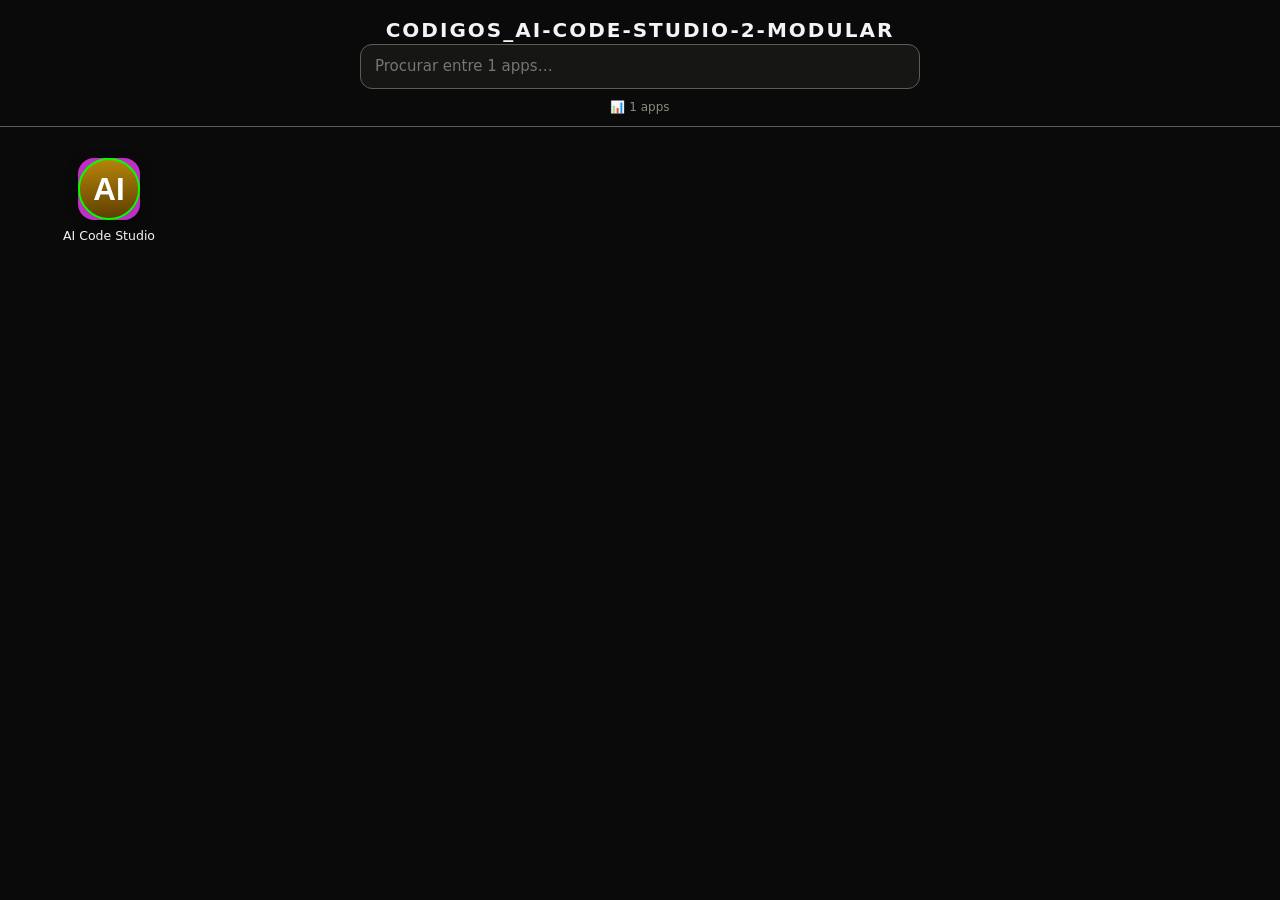
<file: index.html>
<!doctype html>
<!-- SK-HUB -->
<html lang="pt-BR">
<head>
  <meta charset="utf-8">
  <meta name="viewport" content="width=device-width, initial-scale=1, viewport-fit=cover">
  <title>codigos_ai-code-studio-2-modular</title>
  <style>
    :root{--bg:#0a0a0a;--card:#161614;--line:#5d5e53;--tx:#f3f4f6;--mut:#8a8a80;--acc:#a3a082}
    *{box-sizing:border-box}body{margin:0;background:var(--bg);color:var(--tx);font:15px/1.4 system-ui,-apple-system,"Segoe UI",Roboto,sans-serif;padding:env(safe-area-inset-top) 0 24px}
    header{position:sticky;top:0;background:var(--bg);padding:16px 16px 10px;z-index:2;border-bottom:1px solid var(--line);text-align:center}
    .logo{width:72px;height:72px;border-radius:50%;margin:0 auto 10px;display:grid;place-items:center;background:var(--acc);color:var(--bg);font:bold 34px Georgia,serif;box-shadow:0 0 30px color-mix(in srgb,var(--acc) 35%,transparent);border:2px solid #fff}
    h1{margin:0;font-size:20px;letter-spacing:2px;text-transform:uppercase}.sub{color:var(--acc);font-size:12px;letter-spacing:2px;margin:4px 0 10px}
    input{width:100%;max-width:560px;padding:11px 14px;border-radius:12px;border:1px solid var(--line);background:var(--card);color:var(--tx);font:inherit}
    .grid{display:grid;grid-template-columns:repeat(auto-fill,minmax(96px,1fr));gap:12px;padding:16px;max-width:1200px;margin:0 auto}
    a.app{display:flex;flex-direction:column;align-items:center;gap:8px;text-decoration:none;color:var(--tx);padding:14px 6px;border-radius:14px;border:1px solid transparent;transition:.15s}
    a.app:hover,a.app:focus{background:var(--card);border-color:var(--line);outline:none;transform:translateY(-2px)}
    .ic{width:62px;height:62px;border-radius:16px;display:grid;place-items:center;font-weight:800;font-size:23px;color:#fff;overflow:hidden;box-shadow:0 4px 14px rgba(0,0,0,.3)}
    .ic.em{background:var(--card)!important;border:1px solid var(--line);font-size:32px}
    .ic img{width:100%;height:100%;object-fit:cover}
    .nm{font-size:12.5px;text-align:center;line-height:1.25;word-break:break-word;display:-webkit-box;-webkit-line-clamp:2;-webkit-box-orient:vertical;overflow:hidden}
    .ds{font-size:10.5px;color:var(--mut);text-align:center}
    .vazio{color:var(--mut);padding:30px 16px;text-align:center;grid-column:1/-1}
    .info{text-align:center;color:var(--mut);font-size:12px;margin-top:10px}
    .links{display:flex;gap:10px;justify-content:center;flex-wrap:wrap;padding:0 16px}
    .links a{color:var(--tx);text-decoration:none;font-size:13px;padding:9px 16px;border:1px solid var(--line);border-radius:30px}
    .links a:hover{background:var(--acc);color:var(--bg)}
    #inst{position:fixed;right:16px;bottom:16px;padding:13px 20px;border:0;border-radius:40px;background:var(--acc);color:var(--bg);font-weight:bold;font-size:15px;box-shadow:0 6px 20px rgba(0,0,0,.4);display:none;cursor:pointer}
  </style>
  <!-- PWA:inicio (gerado pelo Mini SK — pode refazer no painel 📱 PWA) -->
  <link rel="manifest" href="manifest.json">
  <meta name="theme-color" content="#5d5e53">
  <meta name="mobile-web-app-capable" content="yes">
  <meta name="apple-mobile-web-app-capable" content="yes">
  <meta name="apple-mobile-web-app-status-bar-style" content="black-translucent">
  <meta name="apple-mobile-web-app-title" content="codigos_ai-c">
  <link rel="icon" href="favicon.ico" sizes="any">
  <link rel="icon" href="icons/icon.svg" type="image/svg+xml">
  <link rel="apple-touch-icon" href="icons/apple-touch-icon.png">
  <script>
    if ('serviceWorker' in navigator && location.protocol.indexOf('http') === 0) {
      addEventListener('load', function () { navigator.serviceWorker.register('service-worker.js').catch(function (e) { console.warn('Service worker:', e); }); });
    }
  </script>
  <!-- PWA:fim -->
</head>
<body>
  <header><h1>codigos_ai-code-studio-2-modular</h1><input id="q" type="search" placeholder="Procurar entre 1 apps…" autocomplete="off"><div class="info" id="info"></div></header>
  <main class="grid" id="g"></main>
  <button id="inst">📥 Instalar app</button>
  <script>
    // Lista gravada pelo Mini SK — está DENTRO deste arquivo, não no navegador.
    // Funciona igual em qualquer celular e depois de instalar.
    var APPS = [
 {
  "n": "AI Code Studio",
  "d": "",
  "u": "ai-code-studio-2-modular/index.html",
  "i": "ai-code-studio-2-modular/icons/icon.svg",
  "e": "",
  "c": "hsl(297 62% 48%)",
  "l": "AC"
 }
];
    var g = document.getElementById('g'), q = document.getElementById('q');
    function rec(){ try { return JSON.parse(localStorage.getItem('hub-recentes') || '[]'); } catch (e) { return []; } }
    function esc(s){ return String(s).replace(/[&<>"]/g, function(c){ return {'&':'&amp;','<':'&lt;','>':'&gt;','"':'&quot;'}[c]; }); }
    function card(a){ var ic = a.e ? '<span class="ic em">' + esc(a.e) + '</span>' : '<span class="ic" style="background:' + a.c + '">' + (a.i ? '<img src="' + esc(a.i) + '" alt="" loading="lazy" onerror="this.parentNode.textContent=\'' + esc(a.l) + '\'">' : esc(a.l)) + '</span>';
      return '<a class="app" href="' + esc(a.u) + '" data-u="' + esc(a.u) + '">' + ic + '<span class="nm">' + esc(a.n) + '</span>' + (a.d ? '<span class="ds">' + esc(a.d) + '</span>' : '') + '</a>'; }
    function show(){ var t = q.value.trim().toLowerCase(); var r = rec(); var list = APPS.filter(function(a){ return !t || (a.n + ' ' + a.d + ' ' + a.u).toLowerCase().indexOf(t) >= 0; });
      if (!t) list.sort(function(a,b){ var x = r.indexOf(a.u), y = r.indexOf(b.u); return (x < 0 ? 999 : x) - (y < 0 ? 999 : y); });
      g.innerHTML = list.map(card).join('') || '<p class="vazio">Nada encontrado.</p>';
      document.getElementById('info').textContent = '📊 ' + APPS.length + ' apps' + (!t && r.length ? ' · os usados por último aparecem primeiro' : ''); }
    g.addEventListener('click', function(e){ var a = e.target.closest('a.app'); if (!a) return; var r = rec().filter(function(u){ return u !== a.dataset.u; }); r.unshift(a.dataset.u); try { localStorage.setItem('hub-recentes', JSON.stringify(r.slice(0, 30))); } catch (e) {} });
    q.addEventListener('input', show); show();
    var ev; addEventListener('beforeinstallprompt', function(e){ e.preventDefault(); ev = e; document.getElementById('inst').style.display = 'block'; });
    document.getElementById('inst').onclick = function(){ if (ev) { ev.prompt(); ev = null; this.style.display = 'none'; } };
  </script>
</body>
</html>
</file>
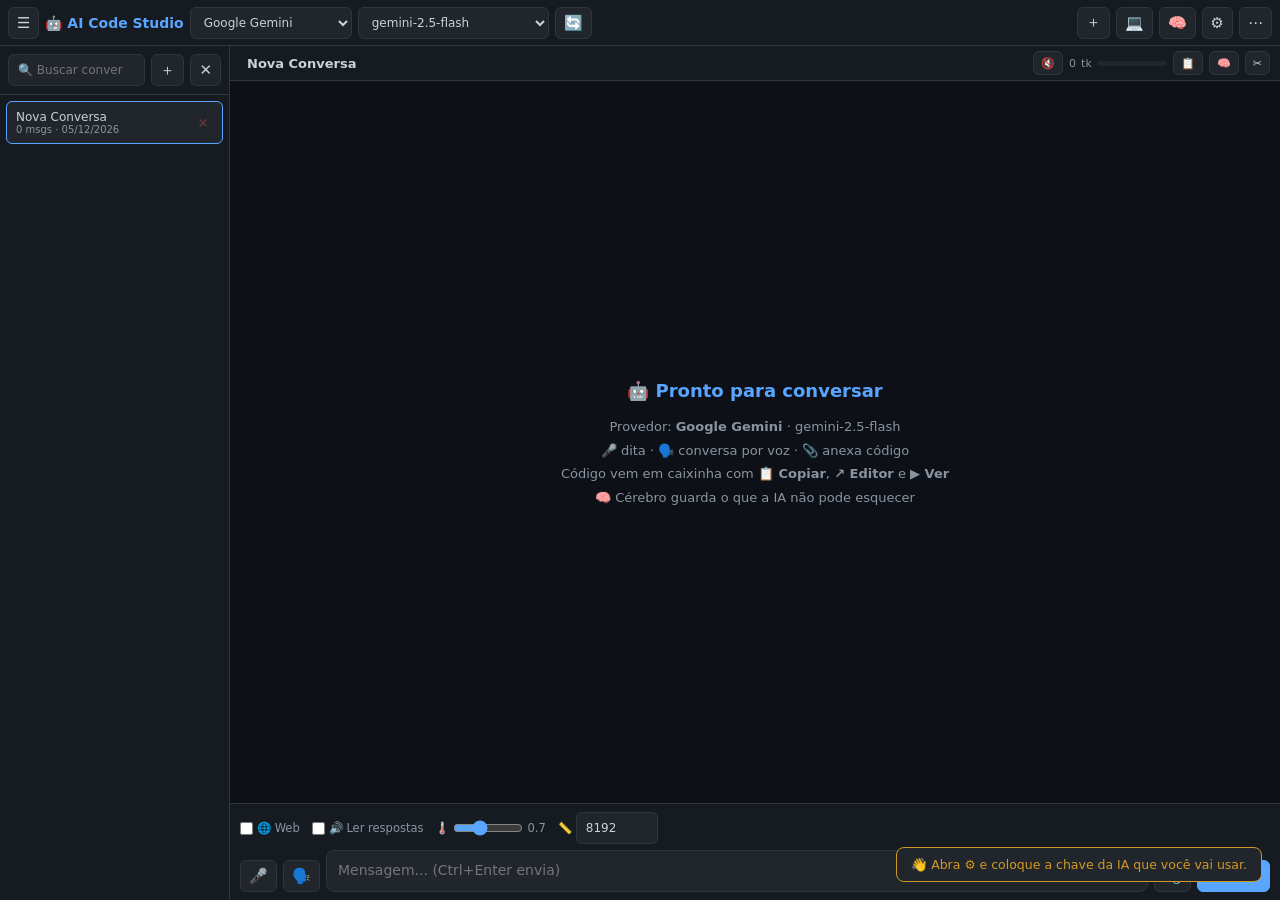
<file: ai-code-studio-2-modular/index.html>
<!DOCTYPE html>
<html lang="pt-BR">
<head>
<meta charset="UTF-8">
<meta name="viewport" content="width=device-width, initial-scale=1.0, viewport-fit=cover">
<title>AI Code Studio</title>
<link rel="stylesheet" href="css/01-estilo.css">
  <!-- PWA:inicio (gerado pelo Mini SK — pode refazer no painel 📱 PWA) -->
  <link rel="manifest" href="manifest.json">
  <meta name="theme-color" content="#56876a">
  <meta name="mobile-web-app-capable" content="yes">
  <meta name="apple-mobile-web-app-capable" content="yes">
  <meta name="apple-mobile-web-app-status-bar-style" content="black-translucent">
  <meta name="apple-mobile-web-app-title" content="AI Code Studio">
  <link rel="icon" href="favicon.ico" sizes="any">
  <link rel="icon" href="icons/icon.svg" type="image/svg+xml">
  <link rel="apple-touch-icon" href="icons/apple-touch-icon.png">
  <script>
    if ('serviceWorker' in navigator && location.protocol.indexOf('http') === 0) {
      addEventListener('load', function () { navigator.serviceWorker.register('service-worker.js').catch(function (e) { console.warn('Service worker:', e); }); });
    }
  </script>
  <!-- PWA:fim -->
</head>
<body>

<!-- ======================= HEADER ======================= -->
<div class="header">
  <button class="btn icon" onclick="MODULE_UI.toggleSidebar()" title="Conversas">☰</button>
  <h1>🤖<span class="full"> AI Code Studio</span></h1>
  <div class="hscroll">
    <select id="aiProvider" onchange="MODULE_Provider.onProviderChange()" title="Provedor de IA"></select>
    <select id="modelSelect" onchange="MODULE_Provider.onModelChange()" title="Modelo"></select>
    <button class="btn icon" onclick="MODULE_Provider.refreshModels()" title="Buscar lista atualizada de modelos na API">🔄</button>
    <span class="spacer"></span>
    <button class="btn icon" onclick="MODULE_Chat.confirmNewChat()" title="Novo chat">＋</button>
    <button class="btn icon" id="codeBtn" onclick="MODULE_Code.togglePanel()" title="Editor de código">💻</button>
    <button class="btn icon" id="brainBtn" onclick="MODULE_Brain.toggle()" title="Cérebro / memória">🧠</button>
    <button class="btn icon" onclick="MODULE_Settings.open()" title="Configurações">⚙️</button>
  </div>
  <button class="btn icon" id="menuBtn" onclick="MODULE_UI.toggleMenu()" title="Mais">⋯</button>
  <div class="menu" id="menu">
    <button class="btn" onclick="MODULE_UI.toggleMenu();MODULE_Storage.exportAll()">💾 Exportar backup completo</button>
    <button class="btn" onclick="MODULE_UI.toggleMenu();MODULE_Storage.importBackup()">📂 Importar backup</button>
    <button class="btn" onclick="MODULE_UI.toggleMenu();MODULE_Chat.exportConvMarkdown()">📝 Baixar conversa (.md)</button>
    <button class="btn" onclick="MODULE_UI.toggleMenu();MODULE_Settings.test()">🧪 Testar IA selecionada</button>
  </div>
</div>

<div class="main">
  <!-- ======================= SIDEBAR ======================= -->
  <div class="sidebar panel" id="sidebar">
    <div class="side-head">
      <input type="search" id="convSearch" placeholder="🔍 Buscar conversa" oninput="MODULE_Chat.renderConversations()">
      <button class="btn icon" onclick="MODULE_Chat.confirmNewChat()" title="Novo chat">＋</button>
      <button class="btn icon" onclick="MODULE_UI.toggleSidebar()" title="Fechar">✕</button>
    </div>
    <div class="conversations" id="convList"></div>
  </div>

  <!-- ======================= CHAT ======================= -->
  <div class="chat-area">
    <div class="chat-toolbar">
      <input class="conv-title-edit" id="convTitleEdit" value="Nova Conversa" onblur="MODULE_Chat.renameConv(this.value)" onkeydown="if(event.key==='Enter')this.blur()">
      <button class="btn sm" id="stopVoiceBtn" onclick="MODULE_Voice.stopSpeaking()" title="Parar leitura em voz">🔇</button>
      <div class="context-info" title="Tokens estimados enviados à IA / limite">
        <span id="tokenCount">0</span>tk
        <div class="context-bar"><div class="context-fill" id="contextFill" style="width:0%"></div></div>
      </div>
      <button class="btn sm" onclick="MODULE_Context.compactNow()" title="Resumir mensagens antigas (a IA não esquece, e economiza contexto)">📋</button>
      <button class="btn sm" onclick="MODULE_Brain.memorizeConversation()" title="Salvar esta conversa no cérebro">🧠</button>
      <button class="btn sm" onclick="MODULE_Context.clear()" title="Apagar mensagens desta conversa">✂️</button>
    </div>

    <div class="messages" id="messages"></div>

    <div class="input-area">
      <div class="input-options">
        <label title="Pesquisar na web (Serper) antes de responder"><input type="checkbox" id="webSearchCheck"> 🌐 Web</label>
        <label title="Ler as respostas em voz alta"><input type="checkbox" id="autoReadCheck" onchange="MODULE_Settings.quick('autoRead',this.checked)"> 🔊 Ler respostas</label>
        <label title="Criatividade">🌡️
          <input type="range" min="0" max="2" step="0.1" value="0.7" id="tempSlider" style="width:70px;accent-color:var(--accent)"
                 oninput="document.getElementById('tempVal').textContent=this.value;MODULE_Settings.quick('temperature',+this.value)">
          <span id="tempVal">0.7</span></label>
        <label title="Tamanho máximo da resposta">📏
          <input type="number" id="maxTokens" value="8192" min="256" max="128000" step="256" style="width:82px" onchange="MODULE_Settings.quick('maxTokens',+this.value)"></label>
      </div>
      <div class="input-row">
        <button class="btn icon" id="micBtn" onclick="MODULE_Voice.toggleMic()" title="Falar (ditado)">🎤</button>
        <button class="btn icon" id="convBtn" onclick="MODULE_Voice.toggleConvMode()" title="Modo conversa por voz (fala ↔ ouve)">🗣️</button>
        <textarea class="input-box" id="userInput" rows="1" placeholder="Mensagem... (Ctrl+Enter envia)" onkeydown="MODULE_UI.handleKey(event)" oninput="MODULE_UI.autoResize(this)"></textarea>
        <button class="btn icon" onclick="document.getElementById('fileAttach').click()" title="Anexar arquivo de código/texto na mensagem">📎</button>
        <button class="btn primary" onclick="MODULE_Chat.sendOrStop()" id="sendBtn">Enviar ▶</button>
      </div>
    </div>
  </div>

  <!-- ======================= CÓDIGO ======================= -->
  <div class="code-panel panel" id="codePanel">
    <div class="code-panel-header">
      <h3>💻 Editor</h3>
      <button class="btn sm" onclick="MODULE_Code.newTab()">+ Aba</button>
      <button class="btn sm" onclick="MODULE_Code.importFile()" title="Importar arquivos (HTML, JS, CSS, PY...)">📂 Importar</button>
      <button class="btn sm" id="previewBtn" onclick="MODULE_Code.togglePreview()" title="Prévia ao vivo">👁️ Prévia</button>
      <button class="btn sm" onclick="MODULE_Code.toggleWide()" title="Aumentar/diminuir painel">⇔</button>
      <button class="btn sm" onclick="MODULE_Code.togglePanel()" title="Fechar">✕</button>
    </div>
    <div class="code-tabs" id="codeTabs"></div>
    <div class="editor-split">
      <textarea class="code-editor" id="codeEditor" spellcheck="false" autocapitalize="off" autocomplete="off"
        placeholder="// Cole ou escreva código aqui..." oninput="MODULE_Code.onInput()" onkeydown="MODULE_Code.onKey(event)"></textarea>
      <div class="preview-wrap hidden" id="previewWrap">
        <div class="preview-bar">
          <label><input type="checkbox" id="liveCheck" checked> ao vivo</label>
          <label title="Junta a aba HTML + todas as abas CSS + todas as abas JS numa página só"><input type="checkbox" id="combineCheck" onchange="MODULE_Code.refreshPreview()"> 🧩 combinar abas</label>
          <span style="margin-left:auto"></span>
          <button class="btn sm" onclick="MODULE_Code.refreshPreview()">↻</button>
          <button class="btn sm" onclick="MODULE_Code.openWindow()" title="Abrir em nova janela">↗</button>
        </div>
        <iframe id="previewFrame" sandbox="allow-scripts allow-forms allow-modals allow-popups"></iframe>
      </div>
    </div>
    <div class="code-actions">
      <button class="btn success sm" onclick="MODULE_Code.copyClean()">📋 Copiar</button>
      <button class="btn sm" onclick="MODULE_Code.pasteToEditor()">📥 Colar</button>
      <button class="btn sm" onclick="MODULE_Code.sendToChat()">💬 Enviar ao chat</button>
      <button class="btn sm" onclick="MODULE_Code.download()">⬇️ Baixar</button>
      <button class="btn danger sm" onclick="MODULE_Code.clear()">🗑️</button>
      <select id="codeLang" style="font-size:11px;margin-left:auto;min-height:28px" onchange="MODULE_Code.onLangChange()">
        <option value="html">HTML</option><option value="css">CSS</option><option value="javascript">JS</option>
        <option value="typescript">TS</option><option value="python">Python</option><option value="json">JSON</option>
        <option value="java">Java</option><option value="csharp">C#</option><option value="cpp">C/C++</option>
        <option value="php">PHP</option><option value="sql">SQL</option><option value="rust">Rust</option>
        <option value="go">Go</option><option value="bash">Bash</option><option value="markdown">Markdown</option><option value="text">Texto</option>
      </select>
    </div>
  </div>

  <!-- ======================= CÉREBRO ======================= -->
  <div class="brain-panel panel" id="brainPanel">
    <div class="brain-header">
      <h3>🧠 Cérebro (<span id="memCount">0</span>)</h3>
      <button class="btn sm" onclick="MODULE_Brain.toggle()">✕</button>
    </div>
    <div class="brain-info">📌 Fixas vão <b>sempre</b> para a IA. As outras entram pelas mais relevantes à pergunta (quantidade em ⚙️).</div>
    <div style="padding:8px 8px 0"><input type="search" id="memSearch" placeholder="🔍 Buscar memória" style="width:100%" oninput="MODULE_Brain.render()"></div>
    <div class="brain-content" id="brainContent"></div>
    <div class="brain-actions">
      <button class="btn warn sm" onclick="MODULE_Brain.addManual()">+ Memória</button>
      <button class="btn sm" onclick="MODULE_Brain.memorizeConversation()">🧠 Memorizar conversa</button>
      <button class="btn sm" onclick="MODULE_Brain.exportMemory()">💾 Backup</button>
      <button class="btn sm" onclick="MODULE_Brain.importMemory()">📂 Restaurar</button>
      <button class="btn danger sm" onclick="MODULE_Brain.clearAll()">🗑️</button>
    </div>
  </div>
</div>

<!-- ======================= MODAL CONFIG ======================= -->
<div class="modal-overlay" id="settingsModal">
  <div class="modal">
    <h2>⚙️ Configurações</h2>

    <div class="section-title">🔑 Chaves de API (ficam só neste navegador)</div>
    <div id="keysContainer"></div>
    <div class="form-group">
      <label>🌐 Serper (pesquisa web) — serper.dev</label>
      <div class="api-row"><input type="password" id="serperKeyInput" autocomplete="off"><button class="btn" type="button" onclick="MODULE_UI.togglePass('serperKeyInput')">👁️</button></div>
    </div>
    <div class="grid2">
      <div class="form-group"><label>🏠 Ollama URL</label><input type="text" id="ollamaUrl" placeholder="http://localhost:11434"></div>
      <div class="form-group"><label>🔧 URL base "Personalizado" (compatível OpenAI)</label><input type="text" id="customBase" placeholder="https://.../v1"></div>
    </div>
    <p class="hint">Gemini: aceita chave antiga (AIza...) e nova (AQ....). O app tenta automaticamente os 3 formatos de autenticação e lembra o que funcionou. Use 🔄 no topo para puxar os modelos atuais de cada provedor.</p>

    <div class="section-title">🧠 Contexto e Cérebro</div>
    <div class="form-group">
      <label>Limite de contexto enviado (tokens estimados)</label>
      <div class="range-row"><input type="range" min="2000" max="400000" step="1000" id="contextLimit" oninput="document.getElementById('ctxVal').textContent=this.value"><span class="range-val" id="ctxVal">32000</span></div>
      <p class="hint">IA mais forte (Gemini Pro, Claude, GPT) aguenta 100 mil+. Modelos locais/pequenos: 8–16 mil.</p>
    </div>
    <div class="grid2">
      <div class="form-group"><label>Memórias injetadas por pergunta</label><input type="number" id="memoryInjectCount" min="0" max="50"></div>
      <div class="form-group"><label>Mensagens recentes mantidas inteiras</label><input type="number" id="keepRecent" min="2" max="60"></div>
    </div>
    <div class="form-group"><label class="check"><input type="checkbox" id="autoSummarize"> Resumir automaticamente mensagens antigas quando o contexto encher (evita a IA "esquecer")</label></div>
    <div class="form-group"><label class="check"><input type="checkbox" id="enterSends"> Enter envia (Shift+Enter quebra linha)</label></div>

    <div class="section-title">🔊 Voz</div>
    <div class="form-group">
      <label>Voz (⭐ = neural/natural — no Microsoft Edge aparecem Francisca e Antonio)</label>
      <div class="api-row"><select id="voiceSelect"></select><button class="btn" type="button" onclick="MODULE_Voice.test()">▶ Testar</button></div>
    </div>
    <div class="grid2">
      <div class="form-group"><label>Velocidade <span id="rateVal"></span></label><input type="range" min="0.5" max="2" step="0.05" id="voiceRate" style="width:100%;accent-color:var(--accent)" oninput="document.getElementById('rateVal').textContent=this.value"></div>
      <div class="form-group"><label>Tom <span id="pitchVal"></span></label><input type="range" min="0.5" max="2" step="0.05" id="voicePitch" style="width:100%;accent-color:var(--accent)" oninput="document.getElementById('pitchVal').textContent=this.value"></div>
    </div>
    <div class="form-group"><label class="check"><input type="checkbox" id="voiceAutoSend"> Enviar automaticamente quando eu parar de falar (🎤)</label></div>

    <div class="section-title">🤖 Comportamento</div>
    <div class="form-group"><label>System Prompt</label><textarea id="systemPrompt" style="min-height:140px"></textarea>
      <button class="btn sm" type="button" style="margin-top:4px" onclick="document.getElementById('systemPrompt').value=DEFAULT_SYS">Restaurar padrão</button></div>

    <div class="modal-footer">
      <button class="btn" onclick="MODULE_Settings.test()">🧪 Testar IA</button>
      <button class="btn" onclick="MODULE_Settings.close()">Cancelar</button>
      <button class="btn primary" onclick="MODULE_Settings.save()">💾 Salvar</button>
    </div>
  </div>
</div>

<!-- ======================= MODAL NOVO CHAT ======================= -->
<div class="modal-overlay" id="newChatModal">
  <div class="modal">
    <h2>＋ Novo Chat</h2>
    <p style="font-size:13px;color:var(--text2);margin-bottom:14px">O que fazer com a conversa atual?</p>
    <div style="display:flex;flex-direction:column;gap:8px">
      <button class="btn success" onclick="MODULE_Chat.newChatAction('save')">💾 Manter a conversa salva e abrir novo chat</button>
      <button class="btn primary" onclick="MODULE_Chat.newChatAction('both')">✅ Manter conversa + criar memória no cérebro</button>
      <button class="btn warn" onclick="MODULE_Chat.newChatAction('memory')">🧠 Só guardar como memória (apaga a conversa)</button>
      <button class="btn danger" onclick="MODULE_Chat.newChatAction('discard')">🗑️ Descartar conversa</button>
      <button class="btn" onclick="MODULE_Chat.closeNewChatModal()">Cancelar</button>
    </div>
  </div>
</div>

<!-- ======================= MODAL MEMÓRIA ======================= -->
<div class="modal-overlay" id="memoryModal">
  <div class="modal">
    <h2 id="memoryModalTitle">🧠 Adicionar Memória</h2>
    <div class="form-group"><label>Conteúdo</label><textarea id="memoryContent" style="min-height:140px" placeholder="Ex: O projeto é um app jurídico em HTML modular; usar sempre Gemini 2.5 Pro para código grande..."></textarea></div>
    <div class="form-group"><label>Etiquetas (separadas por vírgula)</label><input type="text" id="memoryTags" placeholder="projeto, código, preferência"></div>
    <div class="grid2">
      <div class="form-group"><label>Vale para</label><select id="memoryScope"><option value="global">🌍 Todas as conversas</option><option value="conv">💬 Só esta conversa</option></select></div>
      <div class="form-group"><label>&nbsp;</label><label class="check"><input type="checkbox" id="memoryPinned"> 📌 Fixa (sempre enviada)</label></div>
    </div>
    <div class="modal-footer">
      <button class="btn" onclick="MODULE_Brain.closeMemoryModal()">Cancelar</button>
      <button class="btn primary" onclick="MODULE_Brain.saveManual()">💾 Salvar</button>
    </div>
  </div>
</div>

<div class="toast" id="toast"></div>

<input type="file" id="fileImportCode" class="hidden" multiple accept=".html,.htm,.js,.mjs,.jsx,.ts,.tsx,.css,.py,.java,.cs,.cpp,.c,.h,.php,.sql,.txt,.json,.md,.rs,.go,.sh,.xml,.svg,.vue" onchange="MODULE_Code.handleFileImport(event)">
<input type="file" id="fileImportBackup" class="hidden" accept=".json" onchange="MODULE_Storage.handleImport(event)">
<input type="file" id="fileImportMemory" class="hidden" accept=".json" onchange="MODULE_Brain.handleImport(event)">
<input type="file" id="fileAttach" class="hidden" multiple onchange="MODULE_Chat.handleAttach(event)">

<script src="js/01-utilitarios.js"></script>
<script src="js/02-renderizacao-de-mensagens-mark.js"></script>
<script src="js/03-editor-de-codigo-previa-ao-viv.js"></script>
<script src="js/04-inicializacao.js"></script>
<script src="js/05-utilitarios.js"></script>
<script src="js/06-provedores-de-ia.js"></script>
<script src="js/07-estado.js"></script>
<script src="js/08-armazenamento.js"></script>
<script src="js/09-selecao-de-provedor-modelo.js"></script>
<script src="js/10-chamadas-de-ia.js"></script>
<script src="js/11-contexto-a-ia-nao-caducar.js"></script>
<script src="js/12-cerebro-memoria.js"></script>
<script src="js/13-renderizacao-de-mensagens-mark.js"></script>
<script src="js/14-chat.js"></script>
<script src="js/15-editor-de-codigo-previa-ao-viv.js"></script>
<script src="js/16-voz-tts-neural-ditado-modo-con.js"></script>
<script src="js/17-configuracoes.js"></script>
<script src="js/18-ui.js"></script>
<script src="js/19-inicializacao.js"></script>
</body>
</html>
</file>
<file: ai-code-studio-2-modular/css/01-estilo.css>
/* ============================================================
   BASE / VARIÁVEIS
   ============================================================ */
:root{
  --bg:#0d1117;--bg2:#161b22;--bg3:#21262d;--border:#30363d;
  --text:#c9d1d9;--text2:#8b949e;--accent:#58a6ff;--green:#3fb950;
  --red:#f85149;--yellow:#d29922;--purple:#bc8cff;--orange:#f0883e;
  --header-h:46px;
}
*{margin:0;padding:0;box-sizing:border-box}
html,body{height:100%}
body{font-family:'Segoe UI',system-ui,sans-serif;background:var(--bg);color:var(--text);height:100vh;height:100dvh;display:flex;flex-direction:column;overflow:hidden}
button,select,input,textarea{font-family:inherit}
.hidden{display:none!important}

/* ============================================================
   COMPONENTES
   ============================================================ */
select,input[type=text],input[type=password],input[type=number],input[type=search]{
  background:var(--bg3);border:1px solid var(--border);color:var(--text);
  padding:5px 9px;border-radius:6px;font-size:12px;outline:none;min-height:32px}
select:focus,input:focus,textarea:focus{border-color:var(--accent)}
.btn{padding:5px 10px;min-height:32px;border-radius:6px;border:1px solid var(--border);background:var(--bg3);
  color:var(--text);cursor:pointer;font-size:12px;white-space:nowrap;transition:background .15s;touch-action:manipulation}
.btn:hover{background:var(--border)}
.btn.icon{padding:4px 8px;font-size:15px}
.btn.sm{min-height:24px;padding:2px 7px;font-size:11px}
.btn.primary{background:var(--accent);color:#000;border-color:var(--accent)}
.btn.danger{background:var(--red);color:#fff;border-color:var(--red)}
.btn.success{background:var(--green);color:#000;border-color:var(--green)}
.btn.warn{background:var(--yellow);color:#000;border-color:var(--yellow)}
.btn.on{border-color:var(--accent);color:var(--accent);background:rgba(88,166,255,.14)}
.btn.rec{background:var(--red);border-color:var(--red);color:#fff;animation:pulse 1.2s infinite}
.btn:disabled{opacity:.4;cursor:not-allowed}
@keyframes pulse{0%,100%{opacity:1}50%{opacity:.6}}

/* ============================================================
   HEADER (compacto, 1 linha, rola na horizontal no celular)
   ============================================================ */
.header{height:var(--header-h);flex-shrink:0;background:var(--bg2);border-bottom:1px solid var(--border);
  display:flex;align-items:center;gap:6px;padding:0 8px;position:relative}
.header h1{font-size:14px;color:var(--accent);white-space:nowrap}
.hscroll{display:flex;gap:6px;align-items:center;overflow-x:auto;flex:1;scrollbar-width:none;min-width:0}
.hscroll::-webkit-scrollbar{display:none}
#aiProvider{max-width:170px}
#modelSelect{max-width:220px}
.spacer{flex:1}
.menu{position:absolute;right:8px;top:calc(var(--header-h) - 2px);background:var(--bg2);border:1px solid var(--border);
  border-radius:8px;padding:6px;display:none;flex-direction:column;gap:4px;z-index:300;min-width:220px;box-shadow:0 8px 24px rgba(0,0,0,.5)}
.menu.open{display:flex}
.menu .btn{text-align:left}

/* ============================================================
   LAYOUT
   ============================================================ */
.main{display:flex;flex:1;min-height:0;position:relative}
.panel:not(.open){display:none!important}

/* SIDEBAR */
.sidebar{width:230px;flex-shrink:0;background:var(--bg2);border-right:1px solid var(--border);display:flex;flex-direction:column}
.side-head{padding:8px;border-bottom:1px solid var(--border);display:flex;gap:6px;align-items:center}
.side-head input{flex:1;min-width:0}
.conversations{flex:1;overflow-y:auto;padding:6px}
.conv-item{padding:8px 9px;border-radius:6px;cursor:pointer;font-size:12px;margin-bottom:3px;border:1px solid transparent;display:flex;align-items:center;gap:6px}
.conv-item:hover{background:var(--bg3)}
.conv-item.active{background:var(--bg3);border-color:var(--accent)}
.conv-title{flex:1;overflow:hidden;text-overflow:ellipsis;white-space:nowrap}
.conv-meta{font-size:10px;color:var(--text2)}
.conv-delete{color:var(--red);cursor:pointer;font-size:14px;padding:0 4px;opacity:.35}
.conv-item:hover .conv-delete{opacity:1}

/* CHAT */
.chat-area{flex:1;display:flex;flex-direction:column;min-width:0}
.chat-toolbar{background:var(--bg2);border-bottom:1px solid var(--border);padding:5px 10px;display:flex;gap:6px;align-items:center}
.conv-title-edit{flex:1;min-width:60px;font-size:13px;font-weight:600;background:transparent;border:1px solid transparent;color:var(--text);border-radius:4px;padding:3px 6px}
.conv-title-edit:hover{border-color:var(--border)}
.conv-title-edit:focus{border-color:var(--accent);outline:none;background:var(--bg3)}
.context-info{font-size:11px;color:var(--text2);display:flex;align-items:center;gap:5px;white-space:nowrap}
.context-bar{width:70px;height:5px;background:var(--bg3);border-radius:3px;overflow:hidden}
.context-fill{height:100%;background:var(--green);transition:width .3s,background .3s}

.messages{flex:1;overflow-y:auto;padding:14px;display:flex;flex-direction:column;gap:12px}
.message{display:flex;gap:8px;max-width:100%}
.message.user{flex-direction:row-reverse}
.avatar{width:30px;height:30px;border-radius:50%;display:flex;align-items:center;justify-content:center;font-size:14px;flex-shrink:0;background:var(--purple)}
.message.user .avatar{background:var(--accent)}
.message.error-msg .avatar{background:var(--red)}
.msg-body{display:flex;flex-direction:column;max-width:86%;min-width:0}
.message.user .msg-body{align-items:flex-end}
.bubble{background:var(--bg2);border:1px solid var(--border);border-radius:10px;padding:9px 13px;font-size:13.5px;line-height:1.6;word-break:break-word;min-width:0;max-width:100%}
.message.user .bubble{background:var(--bg3);border-color:var(--accent)}
.message.error-msg .bubble{border-color:var(--red);color:#ffb3ad}
.message.archived{opacity:.5}
.msg-actions{display:flex;gap:2px;align-items:center;margin-top:3px;font-size:10px;color:var(--text2);flex-wrap:wrap}
.msg-actions button{background:none;border:none;color:var(--text2);cursor:pointer;font-size:13px;padding:2px 5px;border-radius:4px}
.msg-actions button:hover{background:var(--bg3);color:var(--text)}
.summary-box{background:var(--bg2);border:1px dashed var(--orange);border-radius:8px;padding:8px 12px;font-size:12px;color:var(--text2)}
.summary-box summary{cursor:pointer;color:var(--orange)}
.welcome{margin:auto;text-align:center;color:var(--text2);font-size:13px;line-height:1.8;max-width:460px;padding:20px}
.welcome h2{color:var(--accent);font-size:18px;margin-bottom:8px}

/* markdown */
.md-h{font-weight:700;color:#e6edf3;margin:8px 0 2px}
.md-h1{font-size:17px}.md-h2{font-size:15.5px}.md-h3,.md-h4,.md-h5,.md-h6{font-size:14px}
.bubble a{color:var(--accent)}
.bubble hr{border:0;border-top:1px solid var(--border);margin:8px 0}
.inline-code{background:var(--bg);border:1px solid var(--border);border-radius:4px;padding:0 4px;font-family:Consolas,Monaco,monospace;font-size:12px;color:#ffa657}

/* CAIXA DE CÓDIGO */
.codebox{border:1px solid var(--border);border-radius:8px;margin:8px 0;overflow:hidden;background:var(--bg)}
.codebox-head{display:flex;align-items:center;gap:6px;padding:4px 8px;background:var(--bg3);border-bottom:1px solid var(--border);font-size:11px;flex-wrap:wrap}
.cb-lang{color:var(--accent);font-weight:700;text-transform:uppercase}
.cb-lines{color:var(--text2);margin-right:auto}
.cb-btn{background:var(--bg2);border:1px solid var(--border);color:var(--text);border-radius:4px;padding:3px 8px;font-size:11px;cursor:pointer}
.cb-btn:hover{background:var(--accent);color:#000}
.codebox pre{margin:0;padding:10px;overflow:auto;max-height:420px}
.codebox code{font-family:Consolas,Monaco,'Courier New',monospace;font-size:12px;white-space:pre;color:#e6edf3;line-height:1.5}

/* INPUT */
.input-area{background:var(--bg2);border-top:1px solid var(--border);padding:8px 10px;padding-bottom:max(8px,env(safe-area-inset-bottom))}
.input-options{display:flex;gap:12px;margin-bottom:6px;flex-wrap:wrap;align-items:center}
.input-options label{font-size:11.5px;color:var(--text2);display:flex;align-items:center;gap:4px;cursor:pointer}
.input-row{display:flex;gap:6px;align-items:flex-end}
.input-box{flex:1;min-width:0;background:var(--bg3);border:1px solid var(--border);color:var(--text);padding:9px 11px;border-radius:8px;
  font-size:14px;resize:none;outline:none;min-height:42px;max-height:200px;line-height:1.5}

/* typing */
.typing{display:flex;gap:4px;padding:3px 0}
.typing span{width:7px;height:7px;background:var(--text2);border-radius:50%;animation:bounce 1.2s infinite}
.typing span:nth-child(2){animation-delay:.2s}.typing span:nth-child(3){animation-delay:.4s}
.typing-status{font-size:11px;color:var(--text2);margin-top:3px}
@keyframes bounce{0%,80%,100%{transform:translateY(0);opacity:.4}40%{transform:translateY(-5px);opacity:1}}

/* ============================================================
   PAINEL DE CÓDIGO + PRÉVIA AO VIVO
   ============================================================ */
.code-panel{width:46vw;min-width:320px;flex-shrink:0;background:var(--bg2);border-left:1px solid var(--border);display:flex;flex-direction:column}
.code-panel.wide{width:68vw}
.code-panel-header{padding:6px 8px;border-bottom:1px solid var(--border);display:flex;gap:5px;align-items:center;flex-wrap:wrap}
.code-panel-header h3{font-size:12px;color:var(--text2);margin-right:auto}
.code-tabs{display:flex;border-bottom:1px solid var(--border);background:var(--bg);overflow-x:auto;min-height:32px;flex-shrink:0}
.code-tab{padding:6px 10px;font-size:11.5px;cursor:pointer;border-right:1px solid var(--border);white-space:nowrap;display:flex;align-items:center;gap:6px;color:var(--text2)}
.code-tab:hover{background:var(--bg3);color:var(--text)}
.code-tab.active{background:var(--bg2);color:var(--accent);box-shadow:inset 0 -2px 0 var(--accent)}
.code-tab-close{color:var(--red);font-size:13px;opacity:.4;padding:0 2px}
.code-tab:hover .code-tab-close,.code-tab.active .code-tab-close{opacity:1}
.editor-split{flex:1;display:flex;flex-direction:column;min-height:0}
.code-editor{flex:1;min-height:80px;background:var(--bg);color:#e6edf3;border:none;padding:10px;font-family:Consolas,Monaco,'Courier New',monospace;
  font-size:12.5px;resize:none;outline:none;line-height:1.6;tab-size:2;white-space:pre;overflow:auto}
.preview-wrap{flex:1;min-height:120px;border-top:2px solid var(--accent);display:flex;flex-direction:column}
.preview-bar{background:var(--bg2);padding:4px 8px;display:flex;gap:8px;align-items:center;font-size:11px;color:var(--text2);flex-wrap:wrap}
.preview-bar label{display:flex;align-items:center;gap:4px;cursor:pointer}
.preview-wrap iframe{flex:1;border:0;width:100%;background:#fff}
.code-actions{padding:6px 8px;border-top:1px solid var(--border);display:flex;gap:5px;flex-wrap:wrap;align-items:center}

/* ============================================================
   CÉREBRO
   ============================================================ */
.brain-panel{width:320px;flex-shrink:0;background:var(--bg2);border-left:1px solid var(--border);display:flex;flex-direction:column}
.brain-header{padding:8px 10px;border-bottom:1px solid var(--border);display:flex;justify-content:space-between;align-items:center;gap:6px}
.brain-header h3{font-size:13px;color:var(--orange)}
.brain-info{font-size:11px;color:var(--text2);padding:6px 10px;border-bottom:1px solid var(--border);line-height:1.5}
.brain-content{flex:1;overflow-y:auto;padding:8px}
.memory-item{background:var(--bg3);border:1px solid var(--border);border-radius:8px;padding:8px 10px;margin-bottom:8px;font-size:12px;line-height:1.5}
.memory-item:hover{border-color:var(--orange)}
.memory-item.pinned{border-color:var(--red)}
.mem-title{font-weight:600;color:#e6edf3;margin:3px 0}
.mem-text{white-space:pre-wrap;max-height:170px;overflow:auto}
.mem-foot{display:flex;justify-content:space-between;align-items:center;margin-top:6px;font-size:10px;color:var(--text2);gap:4px;flex-wrap:wrap}
.mem-btns{display:flex;gap:3px}
.memory-tag{display:inline-block;padding:1px 7px;border-radius:10px;font-size:10px;margin:0 3px 3px 0;background:var(--bg);border:1px solid var(--border);color:var(--text2)}
.memory-tag.context{border-color:var(--orange);color:var(--orange)}
.memory-tag.important{border-color:var(--red);color:var(--red)}
.brain-actions{padding:8px;border-top:1px solid var(--border);display:flex;gap:5px;flex-wrap:wrap}

/* ============================================================
   MODAIS
   ============================================================ */
.modal-overlay{display:none;position:fixed;inset:0;background:rgba(0,0,0,.75);z-index:1000;align-items:center;justify-content:center;padding:10px}
.modal-overlay.open{display:flex}
.modal{background:var(--bg2);border:1px solid var(--border);border-radius:12px;padding:20px;width:560px;max-width:100%;max-height:92vh;overflow-y:auto}
.modal h2{font-size:16px;margin-bottom:14px;color:var(--accent)}
.form-group{margin-bottom:12px}
.form-group>label{display:block;font-size:12px;color:var(--text2);margin-bottom:4px}
.form-group input:not([type=checkbox]):not([type=range]),.form-group select,.form-group textarea{width:100%}
.form-group textarea{background:var(--bg3);border:1px solid var(--border);color:var(--text);border-radius:6px;font-size:12.5px;outline:none;resize:vertical;min-height:80px;padding:8px}
.check{display:flex!important;align-items:center;gap:6px;cursor:pointer;color:var(--text)!important}
.range-row{display:flex;align-items:center;gap:8px}
.range-row input[type=range]{flex:1;accent-color:var(--accent)}
.range-val{min-width:50px;text-align:right;font-size:12px;color:var(--accent)}
.api-row{display:flex;gap:6px}
.api-row input{flex:1;min-width:0}
.modal-footer{display:flex;gap:8px;justify-content:flex-end;margin-top:16px;flex-wrap:wrap}
.section-title{font-size:11px;color:var(--text2);text-transform:uppercase;letter-spacing:1px;margin:16px 0 8px;padding-bottom:4px;border-bottom:1px solid var(--border)}
.hint{font-size:11px;color:var(--text2);line-height:1.5;margin-top:4px}
.grid2{display:grid;grid-template-columns:1fr 1fr;gap:10px}

/* TOAST */
.toast{position:fixed;bottom:18px;right:18px;left:auto;max-width:min(460px,calc(100vw - 36px));background:var(--bg3);border:1px solid var(--border);color:var(--text);
  padding:9px 14px;border-radius:8px;font-size:12.5px;z-index:9999;opacity:0;transform:translateY(8px);transition:all .25s;pointer-events:none}
.toast.show{opacity:1;transform:translateY(0)}
.toast.success{border-color:var(--green);color:var(--green)}
.toast.error{border-color:var(--red);color:#ffb3ad}
.toast.warn{border-color:var(--yellow);color:var(--yellow)}

::-webkit-scrollbar{width:6px;height:6px}
::-webkit-scrollbar-track{background:var(--bg)}
::-webkit-scrollbar-thumb{background:var(--border);border-radius:3px}

/* ============================================================
   CELULAR / TABLET — painéis viram telas sobrepostas
   ============================================================ */
@media (max-width:820px){
  .header h1 .full{display:none}
  .sidebar,.code-panel,.brain-panel{position:absolute;top:0;bottom:0;z-index:60;width:100%!important;min-width:0}
  .sidebar{left:0}.code-panel,.brain-panel{right:0}
  .msg-body{max-width:92%}
  .messages{padding:10px}
  .avatar{width:26px;height:26px;font-size:12px}
  .context-bar{display:none}
  .grid2{grid-template-columns:1fr}
  .btn{min-height:36px}
  .btn.sm{min-height:28px}
}
</file>
